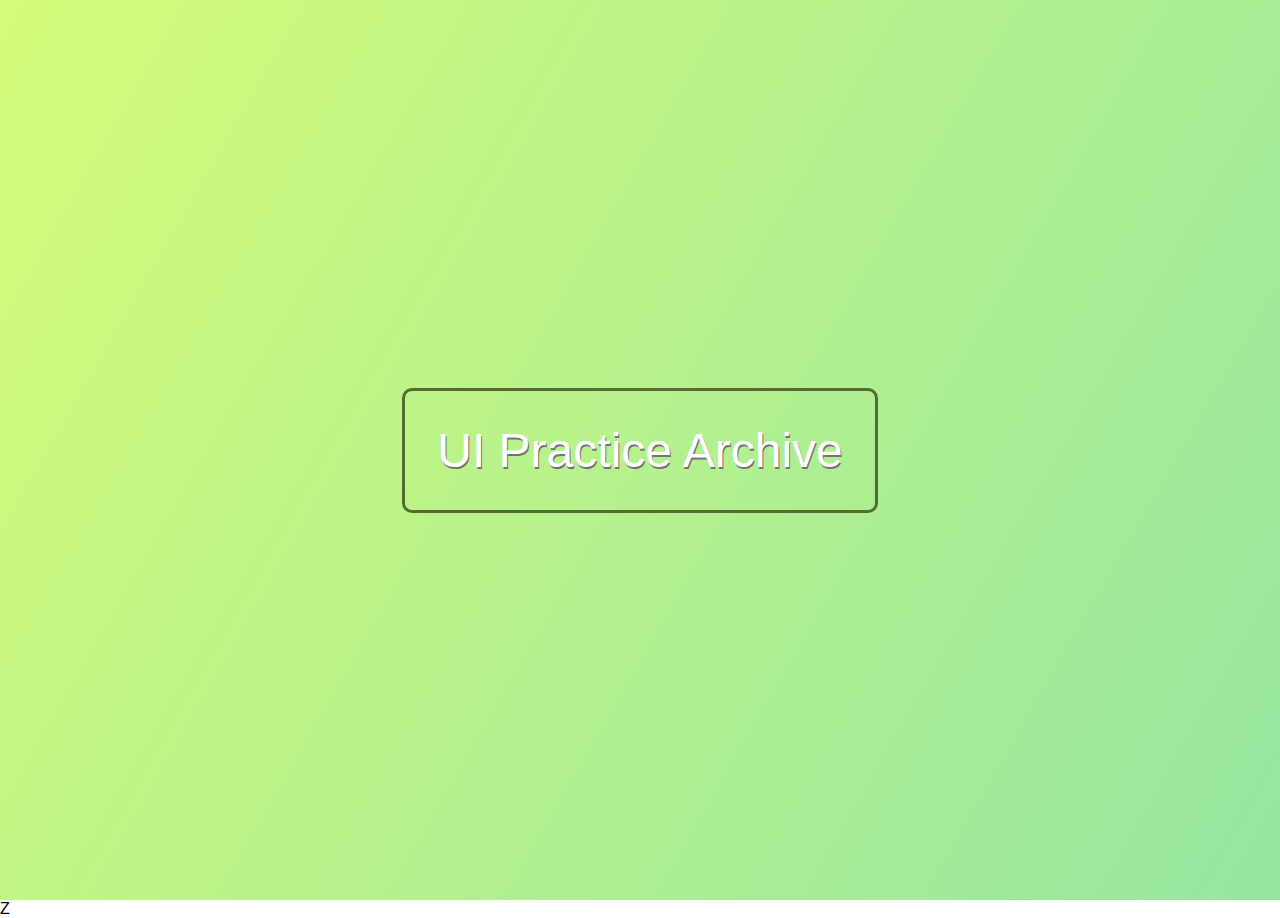
<file: index.html>
<!DOCTYPE html>
<html lang="en">
  <head>
    <meta charset="UTF-8" />
    <meta http-equiv="X-UA-Compatible" content="IE=edge" />
    <meta name="viewport" content="width=device-width, initial-scale=1.0" />
    <title>Frontend Practice Archive</title>
    <link rel="stylesheet" href="styles.css" />
  </head>
  <body>
    <div class="container">
      <h1 class="main-header-text">UI Practice Archive</h1>
      </div>
    </div>Z
  </body>
</html>
</file>
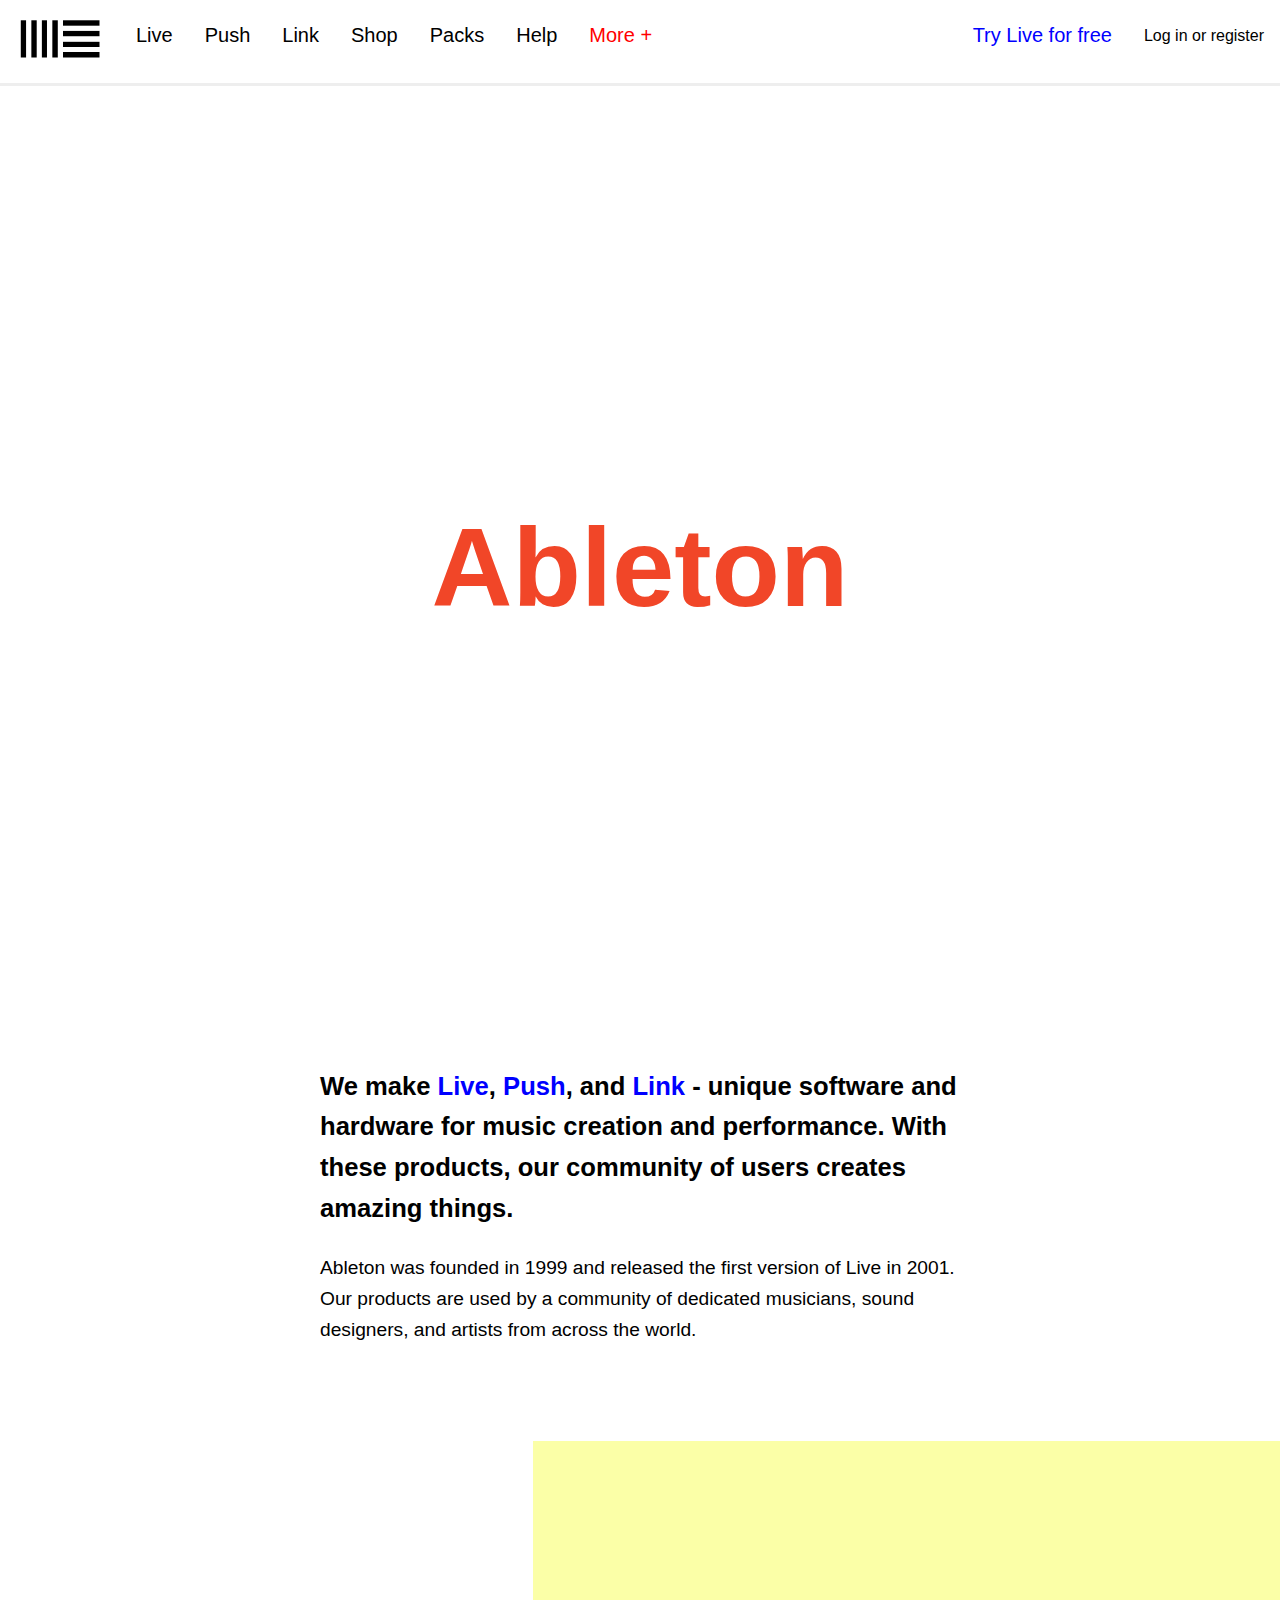
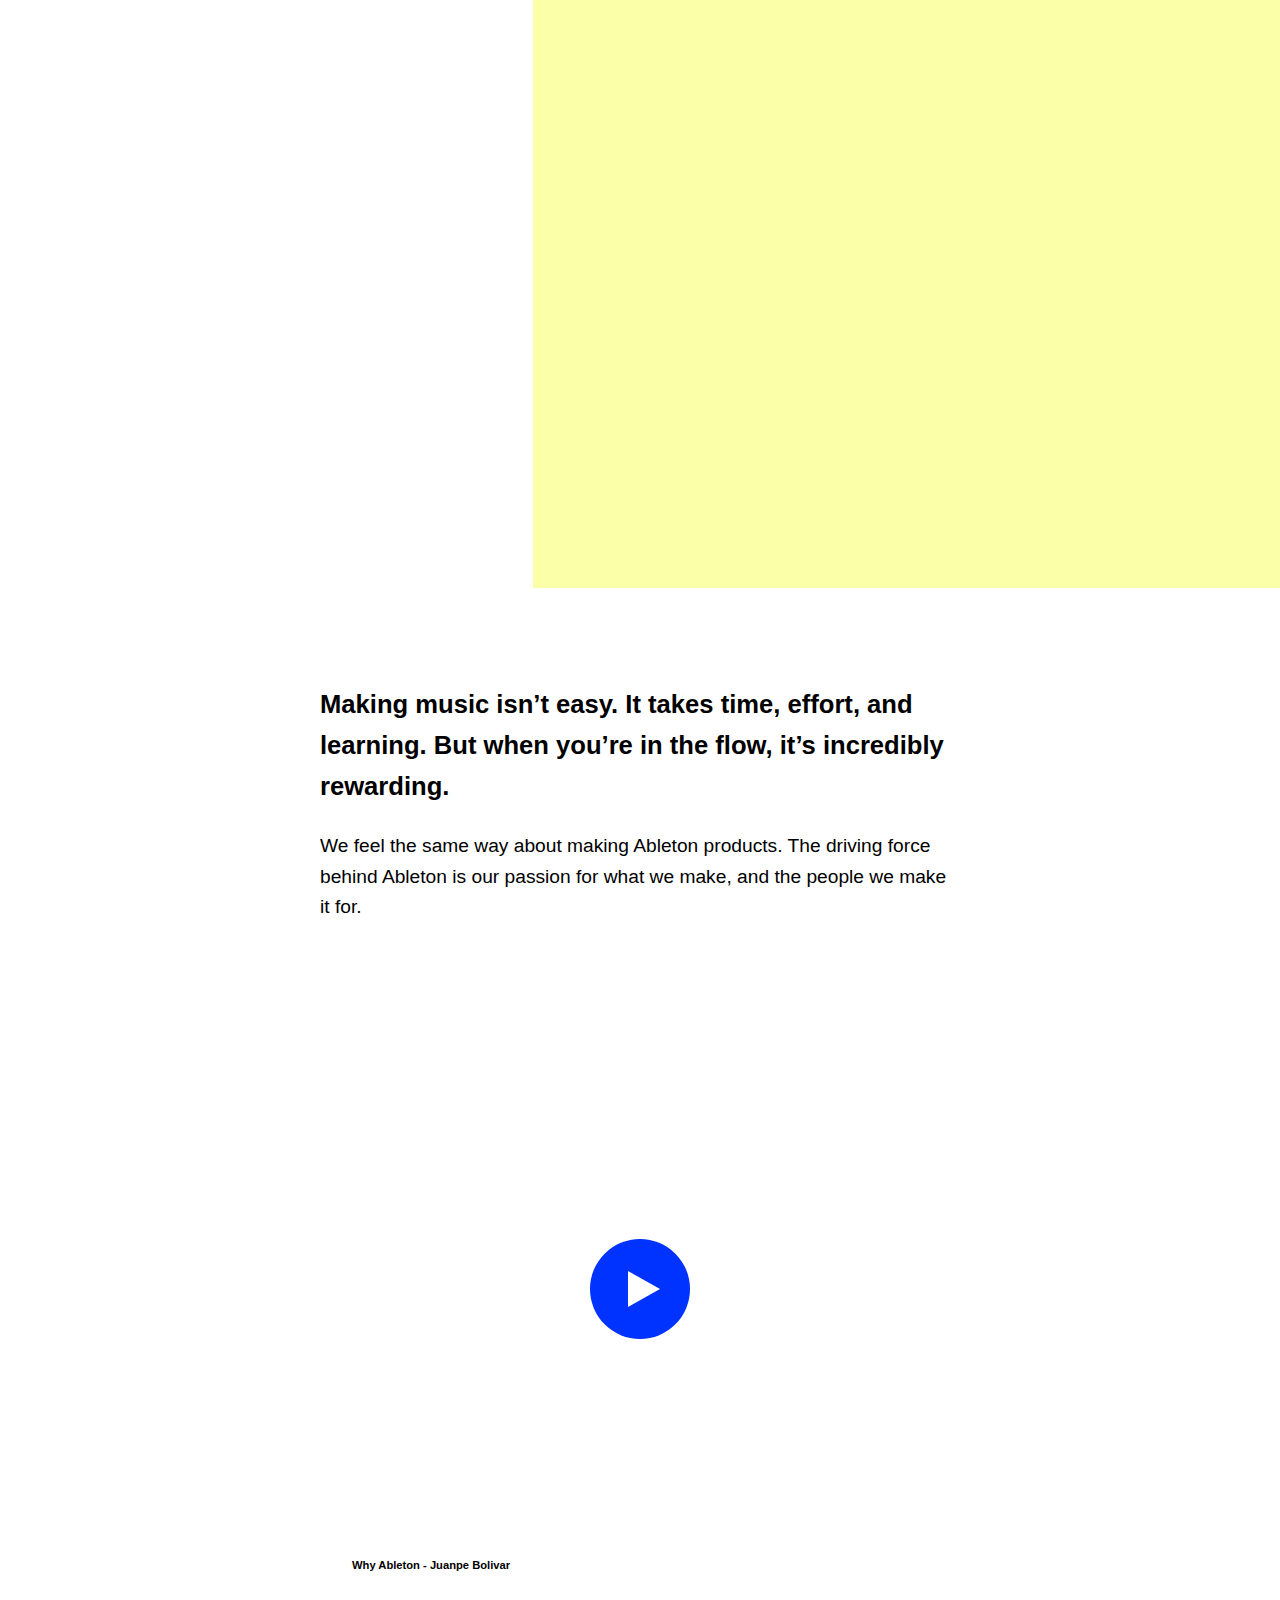
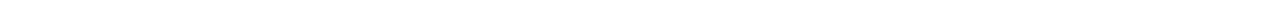
<file: archive/aaaa/index.html>
<!DOCTYPE html>
<html lang="en">

<head>
    <meta charset="UTF-8">
    <meta http-equiv="X-UA-Compatible" content="IE=edge">
    <meta name="viewport" content="width=device-width, initial-scale=1.0">
    <title>Project Ableton</title>
    <link rel="stylesheet" href="styles.css">
</head>

<body>

<nav>
   
    <ul>
        <a class="brand-logo" href=""> <img src="images/ableton-brand.png" alt=""></a>
        
        <li><a href="">Live</a></li>
        <li><a href="">Push</a></li>
        <li><a href="">Link</a></li>
        <li><a href="">Shop</a></li>
        <li><a href="">Packs</a></li>
        <li><a href="">Help</a></li>
        <li><a class="more" href="">More +</a></li>
        <li class="push"><a class= "try-live" href="">Try Live for free</a></li>
        <li><a class="log-in" href="">Log in or register</a></li>
    
    </ul>
    <div class="separator"></div>
</nav>

<!-- About -->
<div class="about-page">

    <!-- About-Header -->
    <header class="about-header">
        <h1>Ableton</h1>
    </header>
    
    <div class="about-header-text">
        <h1>We make <a href="">Live</a>, <a href="">Push</a>, and <a href="">Link</a> - unique software and hardware for music creation and performance. With these products, our community of users creates amazing things.
        </h1>

        <p>Ableton was founded in 1999 and released the first version of Live in 2001. Our products are used by a community of dedicated musicians, sound designers, and artists from across the world.
        </p>
    </div>

    <!-- About-Products -->
    <div class="page-about-collage-products">
        <div class="lemon-bg"></div>
        <div class="product-left-img"></div>
        <div class="product-right-img"></div>
    </div>

    <!-- About-Products-Desc -->
    <div class="product-desc">
        <h1>Making music isn’t easy. It takes time, effort, and learning. But when you’re in the flow, it’s incredibly rewarding.</h1>
        <p>We feel the same way about making Ableton products. The driving force behind Ableton is our passion for what we make, and the people we make it for.</p>
    </div>
</div>

<!-- About-Video -->
<div class="about-video">
    <div class="video-container">
        <img class= "img-play-button" src="[data-uri]" alt="">
    </div>
    <p>Why Ableton - Juanpe Bolivar</p>
</div>

<!-- Footer -->
<footer>

</footer>



</body>

</html>
</file>
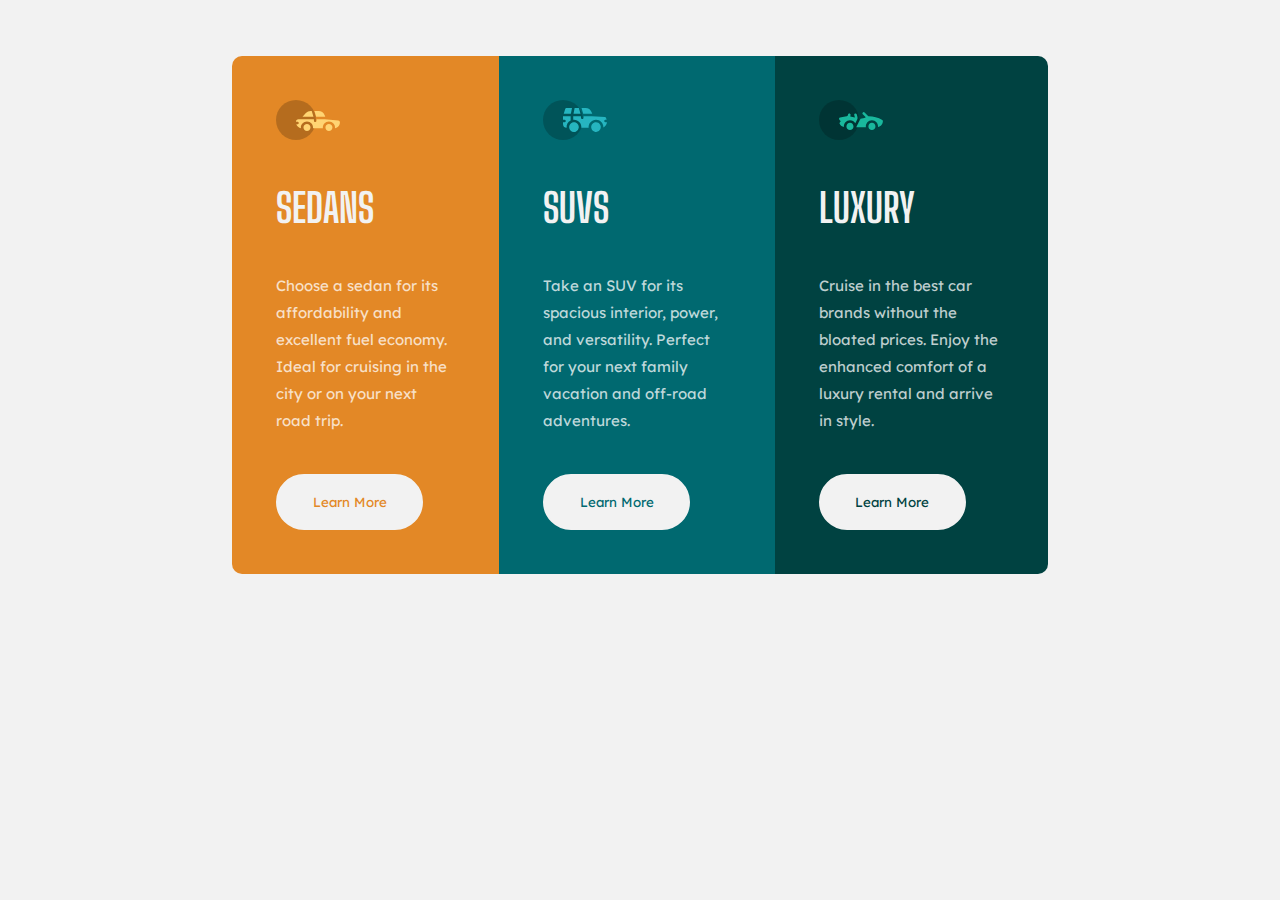
<file: files/3-column-preview/index.html>
<!DOCTYPE html>
<html lang="en">
  <head>
    <meta charset="UTF-8" />
    <meta name="viewport" content="width=device-width, initial-scale=1.0" />
    <!-- displays site properly based on user's device -->

    <link
      rel="icon"
      type="image/png"
      sizes="32x32"
      href="./images/favicon-32x32.png"
    />
    <link rel="preconnect" href="https://fonts.googleapis.com" />
    <link rel="preconnect" href="https://fonts.gstatic.com" crossorigin />
    <link
      href="https://fonts.googleapis.com/css2?family=Big+Shoulders+Display:wght@700&family=Lexend+Deca&display=swap"
      rel="stylesheet"
    />
    <link rel="stylesheet" href="styles.css" />

    <title>Frontend Mentor | 3-column preview card component</title>
  </head>
  <body>
    <div class="cards-container">
      <div class="card bright-orange">
        <img src="./images/icon-sedans.svg" alt="" />
        <h1>Sedans</h1>
        <p>
          Choose a sedan for its affordability and excellent fuel economy. Ideal
          for cruising in the city or on your next road trip.
        </p>
        <button class="sedan">Learn More</button>
      </div>
      <div class="card dark-cyan">
        <img src="./images/icon-suvs.svg" alt="" />
        <h1>SUVs</h1>
        <p>
          Take an SUV for its spacious interior, power, and versatility. Perfect
          for your next family vacation and off-road adventures.
        </p>
        <button class="suv">Learn More</button>
      </div>
      <div class="card very-dark-cyan">
        <img src="./images/icon-luxury.svg" alt="" />
        <h1>Luxury</h1>
        <p>
          Cruise in the best car brands without the bloated prices. Enjoy the
          enhanced comfort of a luxury rental and arrive in style.
        </p>
        <button class="luxury">Learn More</button>
      </div>
    </div>
  </body>
</html>
</file>
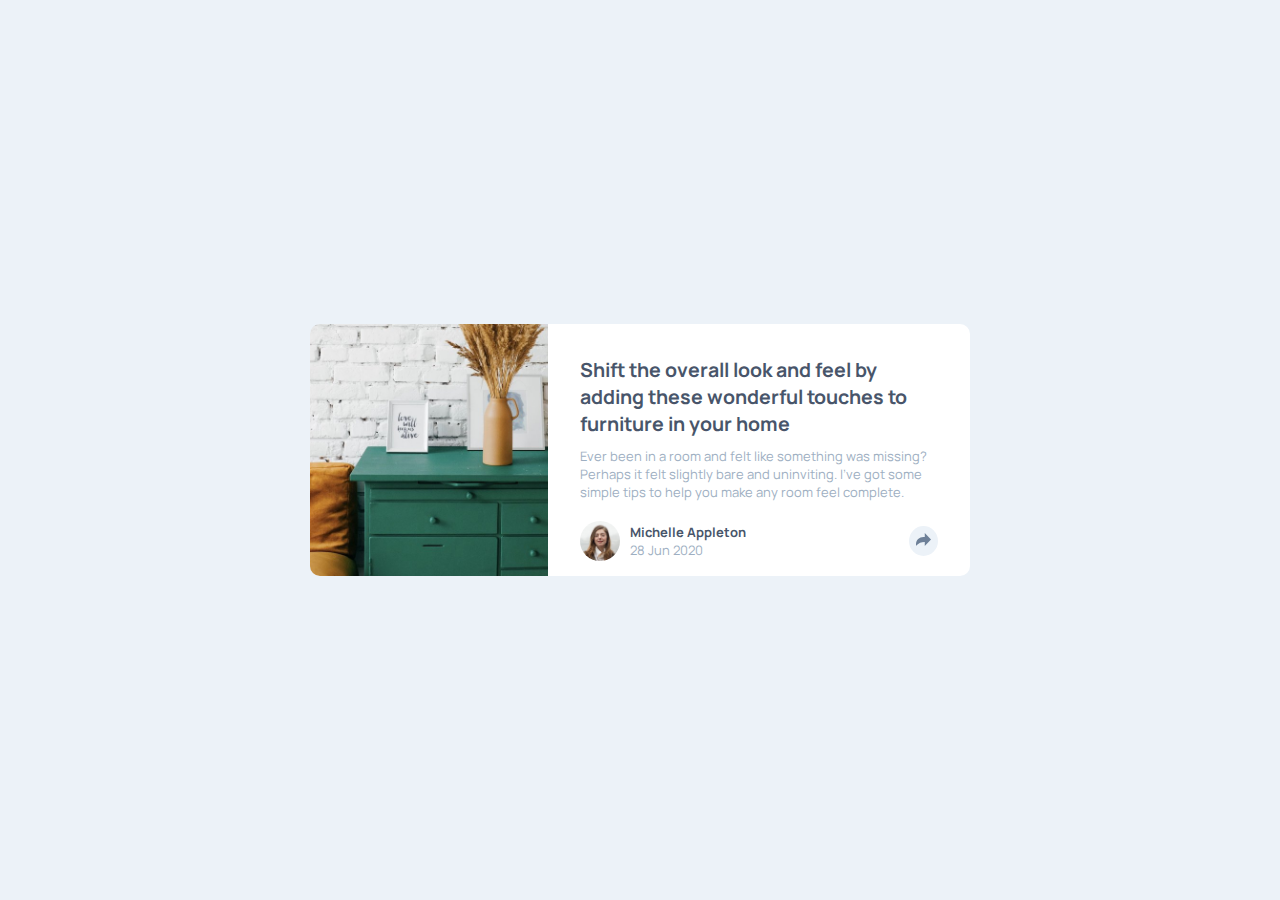
<file: files/article-preview/index.html>
<!DOCTYPE html>
<html lang="en">
  <head>
    <meta charset="UTF-8" />
    <meta name="viewport" content="width=device-width, initial-scale=1.0" />
    <!-- displays site properly based on user's device -->
    <link rel="preconnect" href="https://fonts.googleapis.com" />
    <link rel="preconnect" href="https://fonts.gstatic.com" crossorigin />
    <link
      href="https://fonts.googleapis.com/css2?family=Manrope:wght@400;700&display=swap"
      rel="stylesheet"
    />
    <link rel="stylesheet" href="styles.css" />
    <title>Frontend Mentor | Article preview component</title>
  </head>
  <body>
    <div class="container">
      <div class="img-container"></div>
      <div class="content">
        <h2>
          Shift the overall look and feel by adding these wonderful touches to
          furniture in your home
        </h2>
        <p>
          Ever been in a room and felt like something was missing? Perhaps it
          felt slightly bare and uninviting. I’ve got some simple tips to help
          you make any room feel complete.
        </p>
        <div class="author">
          <img src="./images/avatar-michelle.jpg" alt="" />
          <div class="author-details">
            <p class="name">Michelle Appleton</p>
            <p class="date">28 Jun 2020</p>
          </div>
          <button>
            <svg xmlns="http://www.w3.org/2000/svg" width="15" height="13">
              <path
                fill="#6E8098"
                d="M15 6.495L8.766.014V3.88H7.441C3.33 3.88 0 7.039 0 10.936v2.049l.589-.612C2.59 10.294 5.422 9.11 8.39 9.11h.375v3.867L15 6.495z"
              />
            </svg>
          </button>
        </div>
      </div>
    </div>
  </body>
</html>
</file>
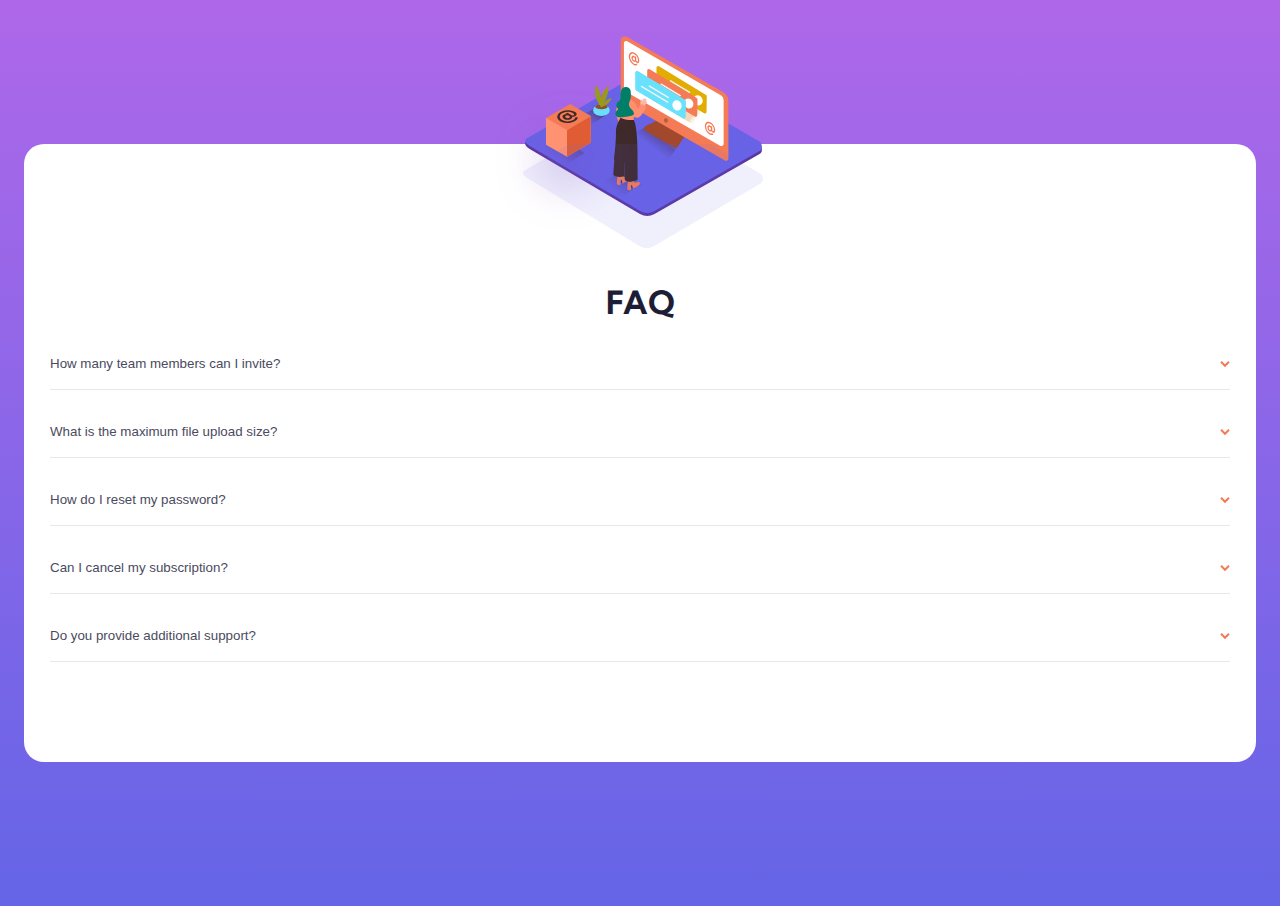
<file: files/faq-accordion/index.html>
<!DOCTYPE html>
<html lang="en">
  <head>
    <meta charset="UTF-8" />
    <meta name="viewport" content="width=device-width, initial-scale=1.0" />
    <!-- displays site properly based on user's device -->

    <link
      rel="icon"
      type="image/png"
      sizes="32x32"
      href="./images/favicon-32x32.png"
    />
    <link rel="preconnect" href="https://fonts.googleapis.com" />
    <link rel="preconnect" href="https://fonts.gstatic.com" crossorigin />
    <link
      href="https://fonts.googleapis.com/css2?family=Kumbh+Sans:wght@400;700&display=swap"
      rel="stylesheet"
    />
    <link rel="stylesheet" href="styles.css" />

    <title>Frontend Mentor | FAQ Accordion Card</title>
  </head>
  <body>
    <div class="card">
      <img
        class="hero-mobile"
        src="./images/illustration-woman-online-mobile.svg"
        alt=""
      />
      <img
        class="hero-desktop"
        src="./images/illustration-woman-online-desktop.svg"
        alt=""
      />

      <img class="hero-shadow" src="./images/bg-pattern-mobile.svg" alt="" />
      <h1>FAQ</h1>

      <button class="accordion">How many team members can I invite?</button>
      <div class="panel">
        <p>
          You can invite up to 2 additional users on the Free plan. There is no
          limit on team members for the Premium plan.
        </p>
      </div>

      <button class="accordion">What is the maximum file upload size?</button>
      <div class="panel">
        <p>
          No more than 2GB. All files in your account must fit your allotted
          storage space.
        </p>
      </div>

      <button class="accordion">How do I reset my password?</button>
      <div class="panel">
        <p>
          Click “Forgot password” from the login page or “Change password” from
          your profile page. A reset link will be emailed to you.
        </p>
      </div>

      <button class="accordion">Can I cancel my subscription?</button>
      <div class="panel">
        <p>
          Yes! Send us a message and we’ll process your request no questions
          asked.
        </p>
      </div>

      <button class="accordion">Do you provide additional support?</button>
      <div class="panel">
        <p>
          Chat and email support is available 24/7. Phone lines are open during
          normal business hours.
        </p>
      </div>
    </div>

    <script src="./script.js"></script>
  </body>
</html>
</file>
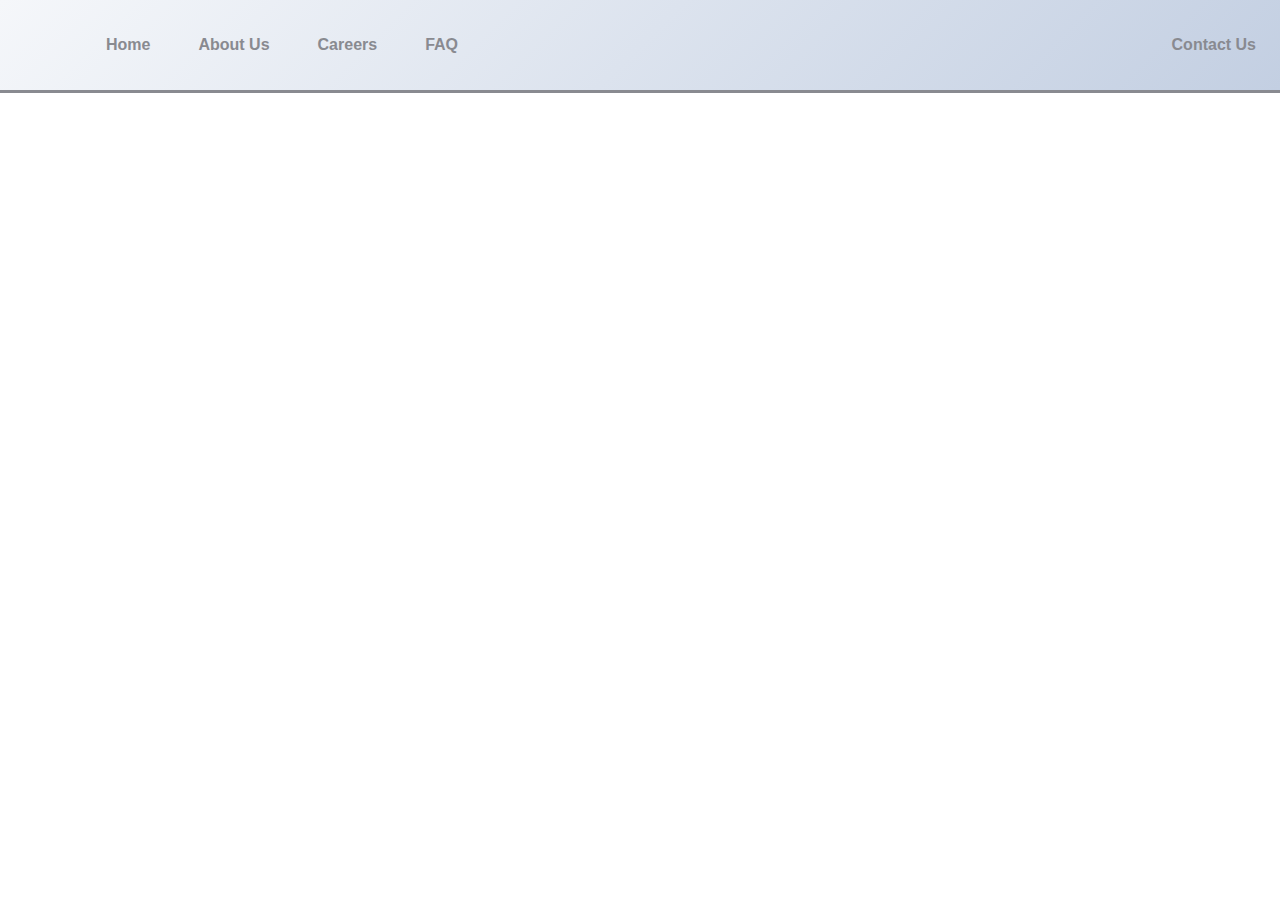
<file: files/navbar-1/index.html>
<!DOCTYPE html>
<html lang="en">
<head>
    <meta charset="UTF-8">
    <meta http-equiv="X-UA-Compatible" content="IE=edge">
    <meta name="viewport" content="width=device-width, initial-scale=1.0">
    <title>navbar-1</title>
    <link rel="stylesheet" href="styles.css">
</head>
<body>
    <div class="container">
        <div class="navbar">
            <a class ="nav-logo" href=""></a>
            <a href="">Home</a>
            <a href="">About Us</a>
            <a href="">Careers</a>
            <a href="">FAQ</a>
            <a class = "push" href="">Contact Us</a>
        </div>
        <div class="separator"></div>
        <div class="content">

        </div>       
    </div>
    
    
</body>
</html>
</file>
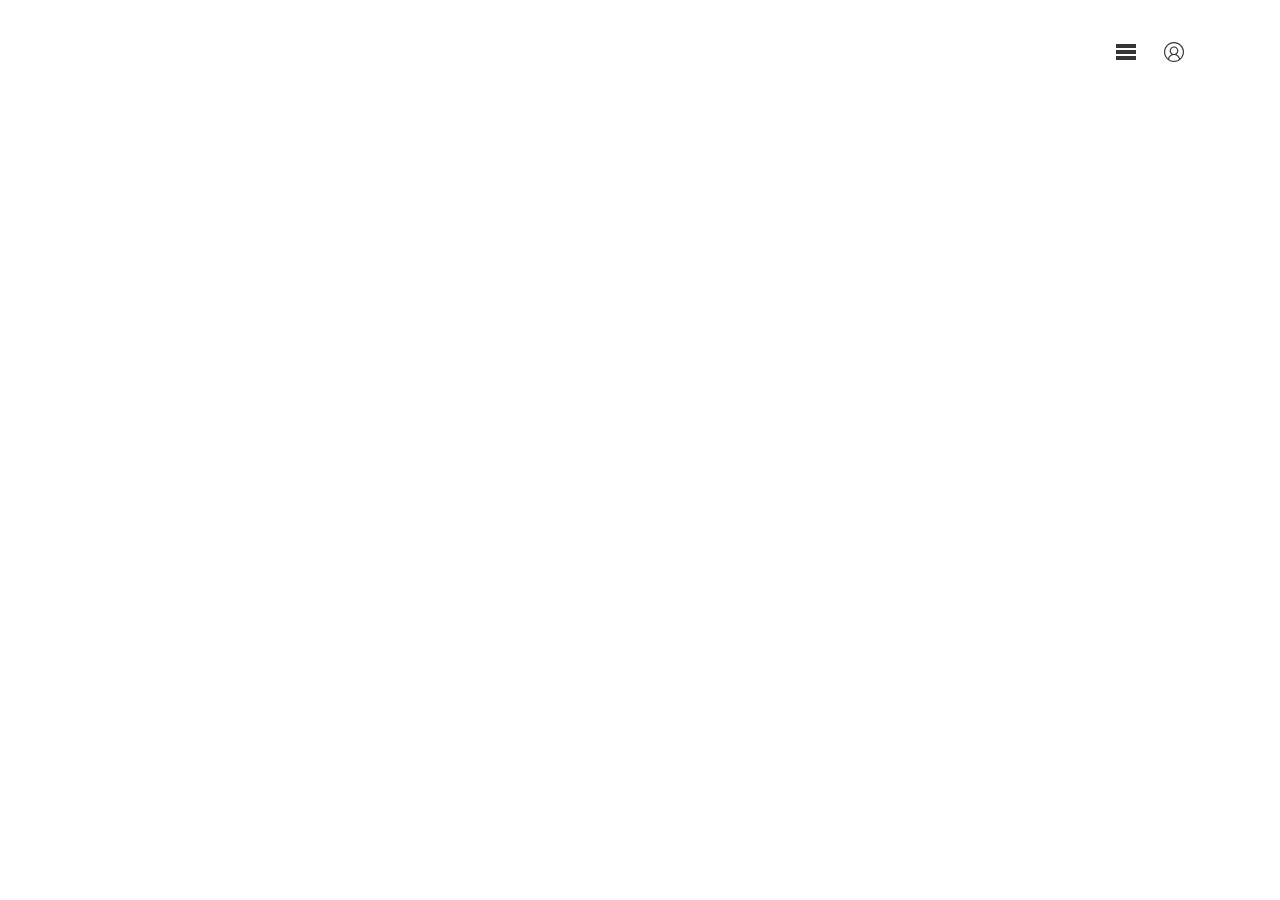
<file: files/navbar-airbnb-refined/index.html>
<!DOCTYPE html>
<html lang="en">
  <head>
    <meta charset="UTF-8" />
    <meta http-equiv="X-UA-Compatible" content="IE=edge" />
    <meta name="viewport" content="width=device-width, initial-scale=1.0" />
    <title>navbar-airbnb-refined</title>
    <link rel="stylesheet" href="style.css" />
  </head>
  <body>
    <header>
      <div class="main-nav-container">
        <!-- Brand Logo -->
        <div class="brand-logo">
          <svg
            xmlns="http://www.w3.org/2000/svg"
            width="2500"
            height="780"
            viewBox="329.775 439.999 320.426 100.002"
          >
            <path
              d="M498.65 465.125c0 3.604-2.904 6.506-6.508 6.506s-6.506-2.902-6.506-6.506 2.803-6.506 6.506-6.506c3.706.1 6.508 3.003 6.508 6.506zm-26.828 13.114v1.602s-3.102-4.006-9.709-4.006c-10.91 0-19.42 8.309-19.42 19.82 0 11.412 8.41 19.82 19.42 19.82 6.707 0 9.709-4.104 9.709-4.104v1.701c0 .801.602 1.4 1.402 1.4h8.107v-37.639h-8.107c-.8.003-1.402.705-1.402 1.406zm0 24.123c-1.5 2.203-4.504 4.105-8.107 4.105-6.406 0-11.312-4.004-11.312-10.812 0-6.807 4.906-10.811 11.312-10.811 3.504 0 6.707 2.002 8.107 4.104v13.414zm15.516-25.526h9.609v37.639h-9.609v-37.639zm143.545-1.002c-6.607 0-9.711 4.006-9.711 4.006v-21.121h-9.609v55.756h8.109c.801 0 1.4-.701 1.4-1.402v-1.701s3.104 4.104 9.709 4.104c10.912 0 19.42-8.406 19.42-19.818s-8.508-19.824-19.318-19.824zm-1.602 30.532c-3.705 0-6.607-1.9-8.109-4.104v-13.414c1.502-2.002 4.705-4.104 8.109-4.104 6.406 0 11.311 4.004 11.311 10.811s-4.904 10.811-11.311 10.811zm-22.722-14.213v22.422h-9.611v-21.322c0-6.205-2.002-8.709-7.404-8.709-2.902 0-5.906 1.502-7.811 3.705v26.227h-9.607v-37.639h7.605c.801 0 1.402.701 1.402 1.402v1.602c2.803-2.904 6.506-4.006 10.209-4.006 4.205 0 7.709 1.203 10.512 3.605 3.402 2.803 4.705 6.406 4.705 12.713zm-57.76-16.319c-6.605 0-9.709 4.006-9.709 4.006v-21.121h-9.609v55.756h8.107c.801 0 1.402-.701 1.402-1.402v-1.701s3.104 4.104 9.709 4.104c10.912 0 19.42-8.406 19.42-19.818.1-11.413-8.408-19.824-19.32-19.824zm-1.602 30.532c-3.703 0-6.605-1.9-8.107-4.104v-13.414c1.502-2.002 4.705-4.104 8.107-4.104 6.408 0 11.312 4.004 11.312 10.811s-4.904 10.811-11.312 10.811zm-26.025-30.532c2.902 0 4.404.502 4.404.502v8.908s-8.008-2.703-13.012 3.004v26.326h-9.611v-37.738h8.109c.801 0 1.4.701 1.4 1.402v1.602c1.804-2.103 5.708-4.006 8.71-4.006zm-99.799 35.237c-.5-1.201-1.001-2.502-1.501-3.604-.802-1.801-1.603-3.504-2.302-5.105l-.1-.1c-6.908-15.016-14.314-30.23-22.123-45.244l-.3-.602a196.953 196.953 0 0 1-2.401-4.705c-1.002-1.803-2.002-3.703-3.604-5.506-3.203-4.004-7.808-6.207-12.712-6.207-5.006 0-9.51 2.203-12.812 6.006-1.502 1.801-2.604 3.703-3.604 5.506a217.271 217.271 0 0 1-2.401 4.705l-.301.602c-7.708 15.014-15.215 30.229-22.122 45.244l-.101.199c-.7 1.604-1.502 3.305-2.303 5.105-.5 1.102-1 2.303-1.5 3.604-1.302 3.703-1.703 7.207-1.201 10.812 1.101 7.508 6.105 13.812 13.013 16.617 2.603 1.102 5.306 1.602 8.108 1.602.801 0 1.801-.1 2.603-.201 3.304-.4 6.707-1.5 10.011-3.402 4.104-2.303 8.008-5.605 12.412-10.41 4.404 4.805 8.408 8.107 12.412 10.41 3.305 1.902 6.707 3.002 10.01 3.402.801.102 1.803.201 2.604.201 2.803 0 5.605-.5 8.107-1.602 7.008-2.805 11.912-9.209 13.014-16.617.795-3.503.395-7.005-.906-10.71zm-45.144 5.205c-5.406-6.807-8.91-13.213-10.11-18.617-.5-2.303-.601-4.305-.3-6.107.199-1.602.801-3.004 1.602-4.205 1.902-2.701 5.105-4.404 8.809-4.404 3.705 0 7.008 1.602 8.81 4.404.801 1.201 1.401 2.604 1.603 4.205.299 1.803.199 3.904-.301 6.107-1.205 5.304-4.709 11.711-10.113 18.617zm39.938 4.705c-.7 5.205-4.204 9.711-9.108 11.713-2.402 1-5.006 1.301-7.607 1-2.502-.301-5.006-1.102-7.607-2.602-3.604-2.004-7.207-5.105-11.412-9.711 6.606-8.107 10.61-15.516 12.112-22.121.701-3.104.802-5.906.5-8.51-.399-2.502-1.301-4.805-2.702-6.807-3.105-4.506-8.311-7.107-14.115-7.107s-11.01 2.703-14.113 7.107c-1.401 2.002-2.303 4.305-2.703 6.807-.4 2.604-.301 5.506.5 8.51 1.501 6.605 5.605 14.113 12.111 22.221-4.104 4.605-7.808 7.709-11.412 9.711-2.603 1.502-5.104 2.303-7.606 2.602-2.702.301-5.306-.1-7.608-1-4.904-2.002-8.408-6.508-9.108-11.713-.3-2.502-.101-5.004.901-7.807.299-1.002.801-2.002 1.301-3.203.701-1.602 1.5-3.305 2.302-5.006l.101-.199c6.906-14.916 14.313-30.131 22.021-44.945l.3-.602c.802-1.5 1.603-3.102 2.403-4.604.801-1.602 1.701-3.104 2.803-4.406 2.102-2.4 4.904-3.703 8.008-3.703s5.906 1.303 8.008 3.703c1.102 1.305 2.002 2.807 2.803 4.406.802 1.502 1.603 3.104 2.402 4.604l.301.602a1325.424 1325.424 0 0 1 21.922 45.045v.1c.802 1.604 1.502 3.404 2.303 5.008.5 1.199 1.001 2.199 1.301 3.201.799 2.6 1.099 5.104.698 7.706z"
              fill="#fff"
            />
          </svg>
        </div>

        <!-- Middle Nav -->
        <div class="middle-nav">
          <a href="">Places to stay</a>
          <a href="">Experiences</a>
          <a href="">Online Experiences</a>
        </div>

        <!-- Right Nav -->
        <div class="right-nav">
          <div><a href="">Become a host</a></div>
          <div class="world-svg">
            <svg
              id="Layer_1"
              enable-background="new 0 0 512.418 512.418"
              height="512"
              viewBox="0 0 512.418 512.418"
              width="512"
              xmlns="http://www.w3.org/2000/svg"
            >
              <path
                d="m437.335 75.082c-100.1-100.102-262.136-100.118-362.252 0-100.103 100.102-100.118 262.136 0 362.253 100.1 100.102 262.136 100.117 362.252 0 100.103-100.102 100.117-262.136 0-362.253zm-10.706 325.739c-11.968-10.702-24.77-20.173-38.264-28.335 8.919-30.809 14.203-64.712 15.452-99.954h75.309c-3.405 47.503-21.657 92.064-52.497 128.289zm-393.338-128.289h75.309c1.249 35.242 6.533 69.145 15.452 99.954-13.494 8.162-26.296 17.633-38.264 28.335-30.84-36.225-49.091-80.786-52.497-128.289zm52.498-160.936c11.968 10.702 24.77 20.173 38.264 28.335-8.919 30.809-14.203 64.712-15.452 99.954h-75.31c3.406-47.502 21.657-92.063 52.498-128.289zm154.097 31.709c-26.622-1.904-52.291-8.461-76.088-19.278 13.84-35.639 39.354-78.384 76.088-88.977zm0 32.708v63.873h-98.625c1.13-29.812 5.354-58.439 12.379-84.632 27.043 11.822 56.127 18.882 86.246 20.759zm0 96.519v63.873c-30.119 1.877-59.203 8.937-86.246 20.759-7.025-26.193-11.249-54.82-12.379-84.632zm0 96.581v108.254c-36.732-10.593-62.246-53.333-76.088-88.976 23.797-10.817 49.466-17.374 76.088-19.278zm32.646 0c26.622 1.904 52.291 8.461 76.088 19.278-13.841 35.64-39.354 78.383-76.088 88.976zm0-32.708v-63.873h98.625c-1.13 29.812-5.354 58.439-12.379 84.632-27.043-11.822-56.127-18.882-86.246-20.759zm0-96.519v-63.873c30.119-1.877 59.203-8.937 86.246-20.759 7.025 26.193 11.249 54.82 12.379 84.632zm0-96.581v-108.254c36.734 10.593 62.248 53.338 76.088 88.977-23.797 10.816-49.466 17.373-76.088 19.277zm73.32-91.957c20.895 9.15 40.389 21.557 57.864 36.951-8.318 7.334-17.095 13.984-26.26 19.931-8.139-20.152-18.536-39.736-31.604-56.882zm-210.891 56.882c-9.165-5.947-17.941-12.597-26.26-19.931 17.475-15.394 36.969-27.801 57.864-36.951-13.068 17.148-23.465 36.732-31.604 56.882zm.001 295.958c8.138 20.151 18.537 39.736 31.604 56.882-20.895-9.15-40.389-21.557-57.864-36.951 8.318-7.334 17.095-13.984 26.26-19.931zm242.494 0c9.165 5.947 17.942 12.597 26.26 19.93-17.475 15.394-36.969 27.801-57.864 36.951 13.067-17.144 23.465-36.729 31.604-56.881zm26.362-164.302c-1.249-35.242-6.533-69.146-15.452-99.954 13.494-8.162 26.295-17.633 38.264-28.335 30.84 36.225 49.091 80.786 52.497 128.289z"
              />
            </svg>
          </div>

          <div class="nav-white-container">
            <div>
              <svg viewBox="0 0 100 80" width="40" height="40">
                <rect width="100" height="20"></rect>
                <rect y="30" width="100" height="20"></rect>
                <rect y="60" width="100" height="20"></rect>
              </svg>
            </div>
            <div>
              <svg
                height="512pt"
                viewBox="0 0 512 512"
                width="512pt"
                xmlns="http://www.w3.org/2000/svg"
              >
                <path
                  d="m437.019531 74.980469c-48.351562-48.351563-112.640625-74.980469-181.019531-74.980469-68.382812 0-132.667969 26.628906-181.019531 74.980469-48.351563 48.351562-74.980469 112.636719-74.980469 181.019531 0 68.378906 26.628906 132.667969 74.980469 181.019531 48.351562 48.351563 112.636719 74.980469 181.019531 74.980469 68.378906 0 132.667969-26.628906 181.019531-74.980469 48.351563-48.351562 74.980469-112.640625 74.980469-181.019531 0-68.382812-26.628906-132.667969-74.980469-181.019531zm-308.679687 367.40625c10.707031-61.648438 64.128906-107.121094 127.660156-107.121094 63.535156 0 116.953125 45.472656 127.660156 107.121094-36.347656 24.972656-80.324218 39.613281-127.660156 39.613281s-91.3125-14.640625-127.660156-39.613281zm46.261718-218.519531c0-44.886719 36.515626-81.398438 81.398438-81.398438s81.398438 36.515625 81.398438 81.398438c0 44.882812-36.515626 81.398437-81.398438 81.398437s-81.398438-36.515625-81.398438-81.398437zm235.042969 197.710937c-8.074219-28.699219-24.109375-54.738281-46.585937-75.078125-13.789063-12.480469-29.484375-22.328125-46.359375-29.269531 30.5-19.894531 50.703125-54.3125 50.703125-93.363281 0-61.425782-49.976563-111.398438-111.402344-111.398438s-111.398438 49.972656-111.398438 111.398438c0 39.050781 20.203126 73.46875 50.699219 93.363281-16.871093 6.941406-32.570312 16.785156-46.359375 29.265625-22.472656 20.339844-38.511718 46.378906-46.585937 75.078125-44.472657-41.300781-72.355469-100.238281-72.355469-165.574219 0-124.617188 101.382812-226 226-226s226 101.382812 226 226c0 65.339844-27.882812 124.277344-72.355469 165.578125zm0 0"
                />
              </svg>
            </div>
          </div>
        </div>
      </div>
    </header>
  </body>
</html>
</file>
<file: styles.css>
* {
  margin: 0;
  padding: 0;
  box-sizing: border-box;
}

body {
  font-family: -apple-system, BlinkMacSystemFont, "Segoe UI", Roboto, Oxygen,
    Ubuntu, Cantarell, "Open Sans", "Helvetica Neue", sans-serif;
}

.container {
  align-items: center;
  justify-content: center;
  display: flex;
  width: 100%;
  height: 100vh;
  background-image: linear-gradient(120deg, #d4fc79 0%, #96e6a1 100%);
}

.main-header-text {
  font-weight: 500;
  font-size: 3rem;
  color: white;
  text-shadow: 1px 2px rgb(116, 114, 114);
  border: solid darkolivegreen;
  border-radius: 10px;
  padding: 2rem;
}
</file>
<file: archive/aaaa/styles.css>
* {
  margin: 0;
  padding: 0;
  font-family: -apple-system, BlinkMacSystemFont, "Segoe UI", Roboto, Oxygen,
    Ubuntu, Cantarell, "Open Sans", "Helvetica Neue", sans-serif;
}

a {
  text-decoration: none;
  color: black;
}

/* Nav Bar */
nav {
  background-color: rgb(255, 255, 255);
  padding: 0;
}

nav .brand-logo {
  padding: 1em;
}

nav img {
  width: 80px;
}

nav ul {
  display: flex;
}
nav li {
  padding: 1.5em 1em;
  list-style: none;
}
nav a {
  font-size: 1.25rem;
  font-weight: 500;
}

nav .push {
  margin-left: auto;
}

li .more {
  color: red;
}
li .try-live {
  color: blue;
}

li .log-in {
  position: relative;
  font-size: 1rem;
  vertical-align: middle;
  top: 2px;
}

.separator {
  height: 0;
  border: solid;
  border-top: 1em;
  border-color: #eee;
}

/* About-header */
.about-header {
  background-image: url(https://ableton-production.imgix.net/about/header.jpg);
  background-repeat: no-repeat;
  background-size: cover;
  background-position: 50% 50%;
  min-height: 100vh;
  margin: 2em 8em;
  display: grid;
}

.about-header h1 {
  justify-self: center;
  align-self: center;
  font-size: 7rem;
  color: rgb(241, 70, 40);
}

.about-header-text {
  margin-top: 3rem;
}

.about-header-text h1 {
  width: 50%;
  margin: auto;
  text-align: left;
  font-weight: bold;
  font-size: 1.6rem;
  line-height: 1.6;
}

h1 a {
  color: blue;
}

.about-header-text p {
  padding-top: 1.5rem;
  width: 50%;
  margin: auto;
  font-size: 1.2rem;
  font-weight: 200;
  line-height: 1.6;
}

/* About-Product */
.page-about-collage-products {
  padding-top: 8.33333vw;
  padding-bottom: 8.33333vw;
  position: relative;
  margin-top: 6rem;
  margin-bottom: 6rem;
}

.lemon-bg {
  display: inline-block;
  position: absolute;
  width: 58.333333vw;
  height: 58.33333vw;
  top: 0;
  right: 0;

  background-color: #fbffa7;
}

.product-left-img {
  background-repeat: no-repeat;
  background-size: cover;
  background-position: 50% 50%;
  background-image: url("https://ableton-production.imgix.net/about/photo-1.jpg");
  width: 41.66667vw;
  height: 41.66667vw;
  margin-left: 8.33333vw;
  position: relative;
  vertical-align: middle;
  z-index: 1;
  display: inline-block;
}

.product-right-img {
  background-repeat: no-repeat;
  background-size: cover;
  background-position: 50% 50%;
  background-image: url("https://ableton-production.imgix.net/about/photo-2.jpg?fit=crop&h=341&ixjsv=1.1.3&w=455");
  width: 33.33333vw;
  height: 25vw;
  margin-left: 8.33333vw;
  display: inline-block;
  vertical-align: middle;
  position: relative;
  z-index: 1;
}

/* About-Product-Desc */
.product-desc {
  margin-bottom: 6rem;
}

.product-desc h1 {
  width: 50%;
  margin: auto;
  text-align: left;
  font-weight: bold;
  font-size: 1.6rem;
  line-height: 1.6;
}

.product-desc p {
  padding-top: 1.5rem;
  width: 50%;
  margin: auto;
  font-size: 1.2rem;
  font-weight: 200;
  line-height: 1.6;
}

/* About-Video */

.about-video {
  display: block;
  margin: 2rem 22rem;
}
.video-container {
  background-image: url(https://ableton-production.imgix.net/about/poster-juanpe.jpg?fit=crop&auto=format&fm=jpg);
  background-repeat: no-repeat;
  background-size: cover;
  background-position: 50% 50%;

  min-height: 60vh;
  display: grid;
  cursor: pointer;
}

.img-play-button {
  justify-self: center;
  align-self: center;
  z-index: 20;
  width: 100px;
  height: 100px;
  cursor: pointer;
}

.about-video p {
  font-size: 0.7rem;
  font-weight: bold;
}
</file>
<file: files/3-column-preview/styles.css>
* {
  margin: 0;
  padding: 0;
  box-sizing: border-box;
}

body {
  background-color: hsl(0, 0%, 95%);
  font-family: "Lexend Deca", sans-serif;
  font-size: 15px;
}

.cards-container {
  margin: 5.5rem 1.5rem;
}

.card {
  padding: 3rem;
}

.card h1,
p,
button {
  margin-top: 2.5rem;
}

.card h1 {
  font-family: "Big Shoulders Display", cursive;
  color: hsl(0, 0%, 95%);
  font-size: 40px;
  text-transform: uppercase;
}

.card p {
  color: hsla(0, 0%, 100%, 0.75);
  line-height: 1.8;
}

.bright-orange {
  border-radius: 10px 10px 0 0;
  background-color: hsl(31, 77%, 52%);
}

.dark-cyan {
  background-color: hsl(184, 100%, 22%);
}

.very-dark-cyan {
  border-radius: 0 0 10px 10px;
  background-color: hsl(179, 100%, 13%);
}

button {
  width: 147px;
  padding: 18px 33px;
  border-radius: 30px;
  border: solid hsl(0, 0%, 95%) 2px;
  font-family: "Lexend Deca", sans-serif;
  background-color: hsl(0, 0%, 95%);
  cursor: pointer;
}

button.sedan {
  color: hsl(31, 77%, 52%);
}

button.suv {
  color: hsl(184, 100%, 22%);
}

button.luxury {
  color: hsl(179, 100%, 13%);
}

button:hover {
  background-color: transparent;
  border: solid hsl(0, 0%, 95%) 2px;
  color: hsla(0, 0%, 100%, 0.75);
}

@media screen and (min-device-width: 1200px) {
  .cards-container {
    display: flex;
    margin: 3.5rem 14.5rem;
  }

  .card {
    padding: 2.75rem;
  }

  .card.bright-orange {
    border-radius: 10px 0 0 10px;
  }

  .card.very-dark-cyan {
    border-radius: 0 10px 10px 0;
  }
}
</file>
<file: files/article-preview/styles.css>
:root {
  --very-dark-grayish-blue: hsl(217, 19%, 35%);
  --desaturated-dark-blue: hsl(214, 17%, 51%);
  --grayish-blue: hsl(212, 23%, 69%);
  --light-grayish-blue: hsl(210, 46%, 95%);
}

* {
  padding: 0;
  margin: 0;
  box-sizing: border-box;
}

body {
  display: flex;
  justify-content: center;
  align-items: center;
  font-family: "Manrope", sans-serif;
  font-size: 13px;
  color: var(--grayish-blue);
  min-height: 100vh;
  background-color: var(--light-grayish-blue);
}

.container {
  display: flex;
  flex-direction: column;
}

.img-container {
  background-image: url(./images/drawers.jpg);
  background-size: cover;
  background-position: 0 0;
  width: 320px;
  height: 200px;
  overflow: hidden;
  border-radius: 10px 10px 0 0;
}

.content {
  background-color: white;
  width: 20rem;
  text-align: center;
  padding: 2rem;
  text-align: left;
  border-radius: 0 0 10px 10px;
}

.content h2 {
  font-weight: 700;
  margin-bottom: 10px;
  color: var(--very-dark-grayish-blue);
}

.author {
  display: flex;
  margin-top: 20px;
}

.author img {
  border-radius: 100%;
  width: 2.5rem;
  justify-content: flex-start;
}

.author .author-details {
  display: flex;
  flex-direction: column;
  justify-content: center;
  margin-left: 10px;
}

.author-details .name {
  font-weight: 700;
  color: var(--very-dark-grayish-blue);
}

.author button {
  margin-left: auto;
  align-self: center;
  background-color: var(--light-grayish-blue);
  border: none;
  border-radius: 100%;
  padding: 7px;
  cursor: pointer;
}

@media only screen and (min-width: 1200px) {
  .container {
    flex-direction: row;
    width: 41.25rem;
    height: 15.75rem;
  }

  .img-container {
    background-position: 0 0;
    width: 40%;
    height: 100%;
    border-radius: 10px 0 0px 10px;
    overflow: visible;
  }

  .content {
    height: 100%;
    width: 70%;
    border-radius: 0 10px 10px 0;
  }
}
</file>
<file: files/faq-accordion/styles.css>
:root {
  --very-dark-sat-blue: hsl(238, 29%, 16%);
  --soft-red: hsl(14, 88%, 65%);
  --soft-violet: hsl(273, 75%, 66%);
  --soft-blue: hsl(240, 73%, 65%);
  --very-dark-grayish-blue: hsl(237, 12%, 33%);
  --dark-grayish-blue: hsl(240, 6%, 50%);
  --light-grayish-blue: hsl(240, 5%, 91%);
}

* {
  margin: 0;
  padding: 0;
  box-sizing: border-box;
}

body {
  font-family: "Kumbh Sans", sans-serif;
  background-image: linear-gradient(var(--soft-violet), var(--soft-blue));
}

.card {
  /* margin: 9rem 1.5rem 0; */
  margin: 9rem 1.5rem;
  width: calc(100% - 3rem);
  background-color: white;
  border-radius: 20px;
  padding: 8.625rem 1.625rem 5.25rem;

  position: relative;
}

.hero-desktop {
  display: none;
}

.hero-mobile {
  position: absolute;
  top: -108px;
  left: calc((100% / 2) - 9rem);
}

.hero-shadow {
  position: absolute;
  top: 0;
  left: calc((100% / 2) - 7.3rem);
}

.card h1 {
  color: var(--very-dark-sat-blue);
  text-align: center;
  margin-bottom: 1rem;
}

/* Accordions */

/* Style the buttons that are used to open and close the accordion panel */
.accordion {
  background-color: white;
  font-weight: 400;
  color: var(--very-dark-grayish-blue);
  cursor: pointer;
  padding: 18px 0;
  width: 100%;
  text-align: left;
  border: none;
  outline: none;
  transition: 0.4s;
  border-bottom: solid 1px var(--light-grayish-blue);
}

.accordion:after {
  content: url(./images/icon-arrow-down.svg); /* Unicode character for "plus" sign (+) */
  float: right;
  margin-left: 5px;
}

.accordion:hover {
  color: var(--soft-red);
}

.active:after {
  content: url(./images/icon-arrow-down.svg);
  transform: rotate(180deg); /* Unicode character for "minus" sign (-) */
}

/* Add a background color to the button if it is clicked on (add the .active class with JS), and when you move the mouse over it (hover) */
.active,
.active:hover {
  font-weight: 700;
  color: var(--very-dark-sat-blue);
}

/* Style the accordion panel. Note: hidden by default */
.panel {
  padding-top: 1rem;
  color: var(--dark-grayish-blue);
  background-color: white;
  max-height: 0;
  overflow: hidden;
  transition: max-height 0.2s ease-out;
  font-size: 12px;
}
</file>
<file: files/navbar-1/styles.css>
* {
  margin: 0;
  padding: 0;
  box-sizing: border-box;
}

body {
  font-family: -apple-system, BlinkMacSystemFont, "Segoe UI", Roboto, Oxygen,
    Ubuntu, Cantarell, "Open Sans", "Helvetica Neue", sans-serif;
}

.container {
  height: 100vh;
  display: flex;
  flex-direction: column;
}

.navbar {
  background-image: linear-gradient(135deg, #f5f7fa 0%, #c3cfe2 100%);

  display: flex;
  width: 100%;
  height: 10%;
  align-items: center;
}

.navbar .nav-logo {
  background-image: url(https://cdn.logojoy.com/wp-content/uploads/2018/08/23112850/sprite-logo.png);
  background-position: center;
  background-repeat: no-repeat;
  background-size: contain;
  width: 50px;
  height: 50px;
  margin-left: 2rem;
}
.navbar a {
  padding: 0 1.5rem;
  text-decoration: none;
  color: #898a90;
  font-weight: bold;
}

.navbar a:hover {
  color: #00529b;
}

.navbar a.push {
  margin-left: auto;
}

.separator {
  border-top: solid;
  width: 100%;
  border-color: #898a90;
}

.content {
  background-image: url(https://i.pinimg.com/originals/d0/0a/a1/d00aa1662af40de4d729a3cd22f82507.jpg);
  background-repeat: no-repeat;
  background-size: cover;
  background-position: center;
  width: 100%;
  height: 90%;
}
</file>
<file: files/navbar-airbnb-refined/style.css>
* {
  padding: 0;
  margin: 0;
  box-sizing: border-box;
  list-style: none;
  text-decoration: none;
  color: black;
}

body {
  font-family: -apple-system, BlinkMacSystemFont, "Segoe UI", Roboto, Oxygen,
    Ubuntu, Cantarell, "Open Sans", "Helvetica Neue", sans-serif;
}

header {
  width: 100%;
  height: 700px;
  background-image: url(https://a0.muscache.com/im/pictures/e4a2a61c-589f-4e49-b3b8-968a6bc23389.jpg);
  background-position: center;
  background-repeat: no-repeat;
  background-size: cover;
}

header a {
  color: white;
  font-weight: 500;
  padding: 0 1.2rem;
}

.main-nav-container {
  display: flex;
  padding: 0 80px;
  justify-content: center;
  align-items: center;
}

.brand-logo {
  margin-right: auto;
  width: 25%;
}

.brand-logo svg {
  width: 100px;
  height: 100px;
  fill: white;
}

.middle-nav {
  width 50%;
}

.right-nav {
  display: flex;
  justify-content: space-between;
  align-items: center;
  margin-left: auto;
  width: 25%;
  font-size: 0.9rem;
}

.right-nav svg {
  width: 20px;
  height: 20px;
}

.world-svg {
  fill: white;
  height: 100%;
  padding-top: 0.5rem;
}

.nav-white-container svg {
  fill: rgb(54, 52, 52);
  vertical-align: middle;
}

.nav-white-container {
  display: flex;
  align-items: center;
  justify-content: space-between;
  padding: 0.5rem 1rem;
  width: 100px;
  background-color: white;
  border-radius: 20px;
  box-shadow: grey 5px;
  margin-left: 20px;
}
</file>
